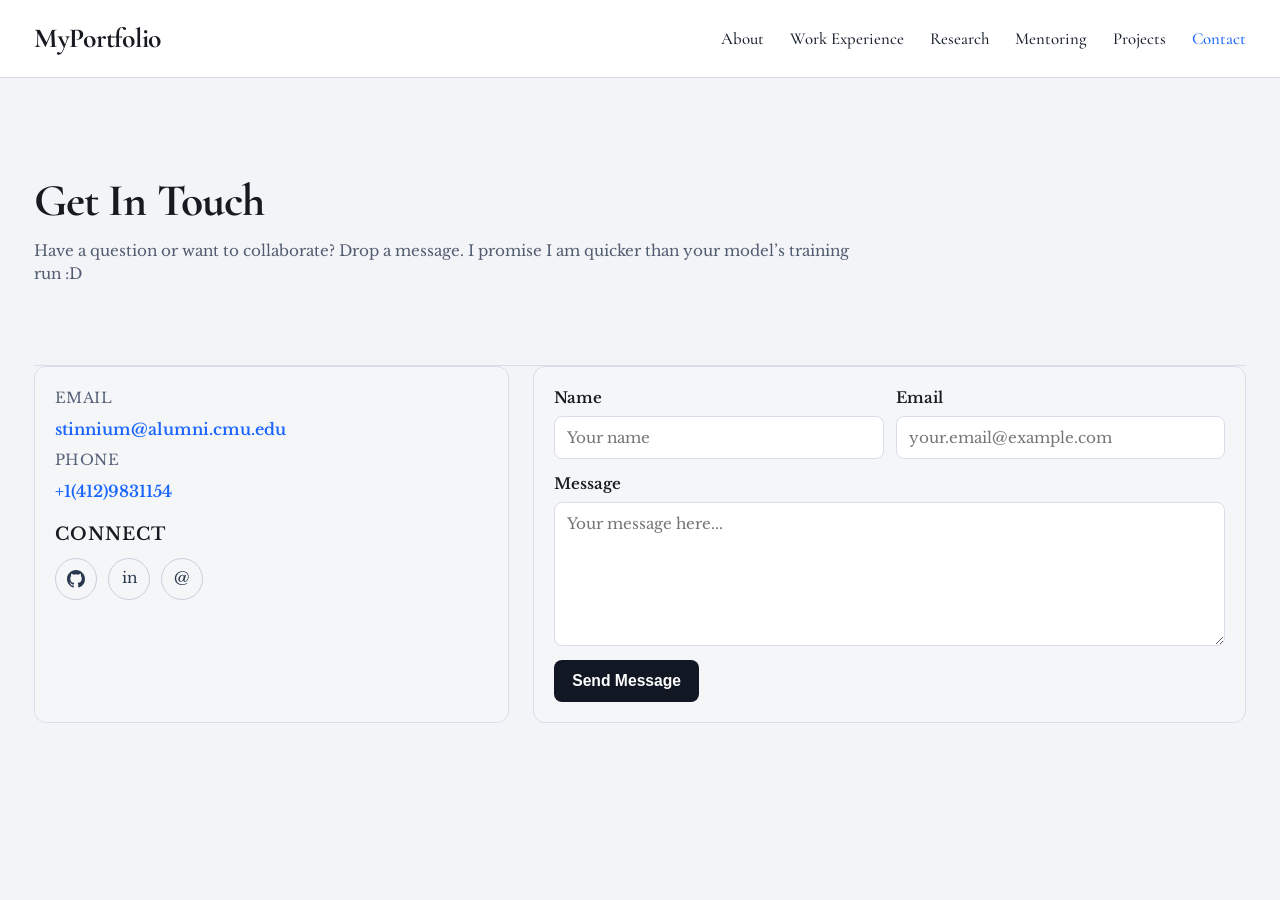
<file: contact.html>
<!DOCTYPE html>
<html lang="en">
  <head>
    <meta charset="UTF-8" />
    <meta name="viewport" content="width=device-width, initial-scale=1.0" />
    <title>MyPortfolio | Contact</title>
    <link rel="preconnect" href="https://fonts.googleapis.com" />
    <link rel="preconnect" href="https://fonts.gstatic.com" crossorigin />
    <link
      href="https://fonts.googleapis.com/css2?family=Cormorant+Garamond:wght@500;600;700&family=IBM+Plex+Mono:wght@400;500&family=Libre+Baskerville:wght@400;700&display=swap"
      rel="stylesheet"
    />
    <link rel="stylesheet" href="assets/styles.css" />
  </head>
  <body>
    <header class="site-header">
      <div class="header-inner">
        <a class="brand" href="index.html">MyPortfolio</a>
        <nav class="site-nav" aria-label="Primary">
          <a data-nav-link href="index.html">About</a>
          <a data-nav-link href="work-experience.html">Work Experience</a>
          <a data-nav-link href="research.html">Research</a>
          <a data-nav-link href="mentoring.html">Mentoring</a>
          <a data-nav-link href="projects.html">Projects</a>
          <a data-nav-link href="contact.html">Contact</a>
        </nav>
      </div>
    </header>

    <main class="page">
      <section class="hero compact reveal">
        <div>
          <h1>Get In Touch</h1>
          <p>
            Have a question or want to collaborate? Drop a message. I promise I am quicker than your
            model&rsquo;s training run :D
          </p>
        </div>
      </section>

      <section class="contact-layout reveal">
        <aside class="contact-panel">
          <div class="contact-list">
            <span>Email</span>
            <a href="mailto:stinnium@alumni.cmu.edu">stinnium@alumni.cmu.edu</a>
            <span>Phone</span>
            <a href="tel:+14129831154">+1(412)9831154</a>
          </div>

          <p class="eyebrow">Connect</p>
          <div class="icon-row">
            <a class="icon-link" href="https://github.com/trshwetha7" target="_blank" rel="noreferrer" aria-label="GitHub">
              <svg viewBox="0 0 16 16" aria-hidden="true">
                <path d="M8 0C3.58 0 0 3.58 0 8c0 3.54 2.29 6.53 5.47 7.59.4.07.55-.17.55-.38 0-.19-.01-.82-.01-1.49-2.01.37-2.53-.49-2.69-.94-.09-.23-.48-.94-.82-1.13-.28-.15-.68-.52-.01-.53.63-.01 1.08.58 1.23.82.72 1.21 1.87.87 2.33.66.07-.52.28-.87.5-1.07-1.78-.2-3.64-.89-3.64-3.95 0-.87.31-1.59.82-2.15-.08-.2-.36-1.01.08-2.11 0 0 .67-.21 2.2.82a7.65 7.65 0 0 1 4 0c1.53-1.04 2.2-.82 2.2-.82.44 1.1.16 1.91.08 2.11.51.56.82 1.27.82 2.15 0 3.07-1.87 3.75-3.65 3.95.29.25.54.73.54 1.48 0 1.07-.01 1.93-.01 2.2 0 .21.15.46.55.38A8.01 8.01 0 0 0 16 8c0-4.42-3.58-8-8-8z"></path>
              </svg>
            </a>
            <a class="icon-link" href="https://www.linkedin.com/in/shwetha-tinnium-raju/" target="_blank" rel="noreferrer" aria-label="LinkedIn">in</a>
            <a class="icon-link" href="mailto:stinnium@alumni.cmu.edu" aria-label="Email">@</a>
          </div>
        </aside>

        <section class="contact-panel">
          <form
            id="contactForm"
            class="contact-form"
            action="https://formsubmit.co/stinnium@alumni.cmu.edu"
            method="POST"
          >
            <input type="hidden" name="_subject" value="Portfolio Contact Message" />
            <input type="hidden" name="_captcha" value="false" />
            <input type="hidden" name="_template" value="table" />
            <div class="form-grid">
              <div class="field">
                <label for="name">Name</label>
                <input id="name" name="name" type="text" placeholder="Your name" required />
              </div>
              <div class="field">
                <label for="email">Email</label>
                <input id="email" name="email" type="email" placeholder="your.email@example.com" required />
              </div>
            </div>
            <div class="field">
              <label for="message">Message</label>
              <textarea id="message" name="message" placeholder="Your message here..." required></textarea>
            </div>
            <button class="btn" type="submit">Send Message</button>
          </form>
        </section>
      </section>
    </main>

    <script src="assets/main.js"></script>
  </body>
</html>
</file>
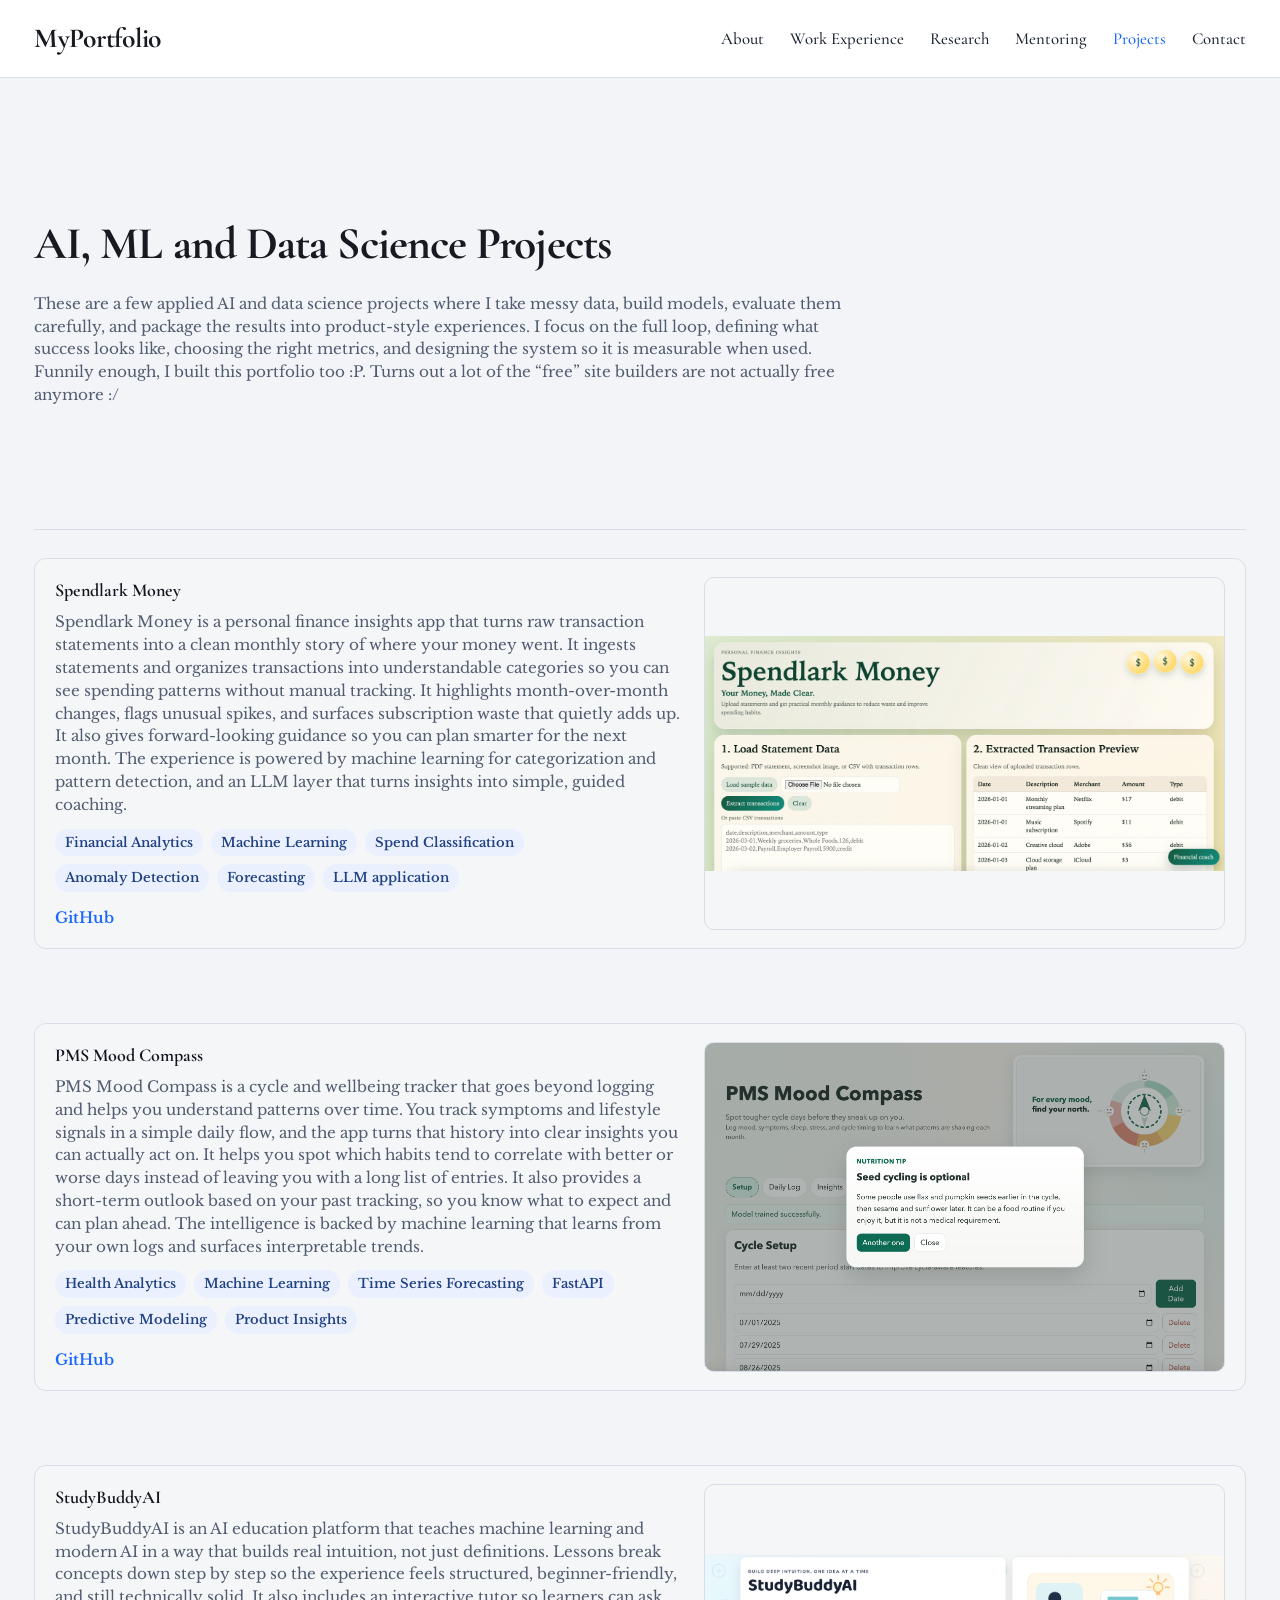
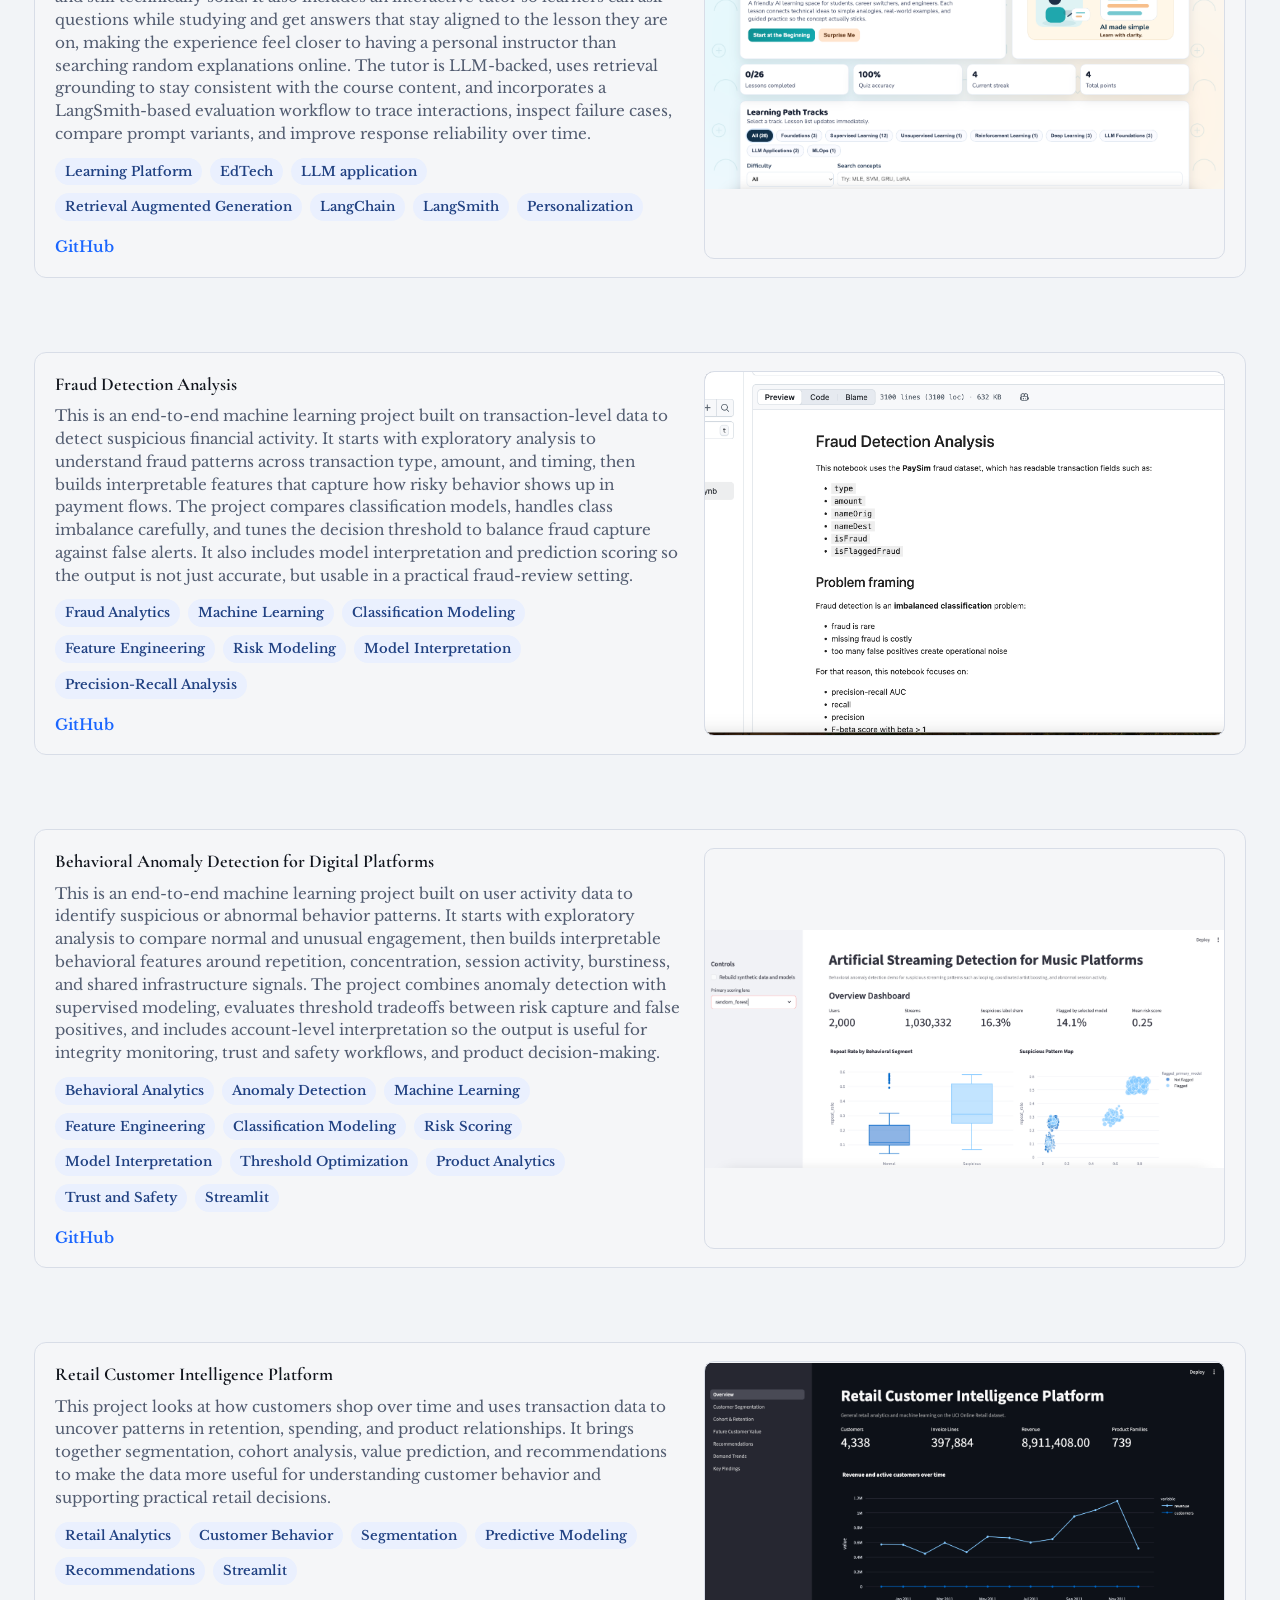
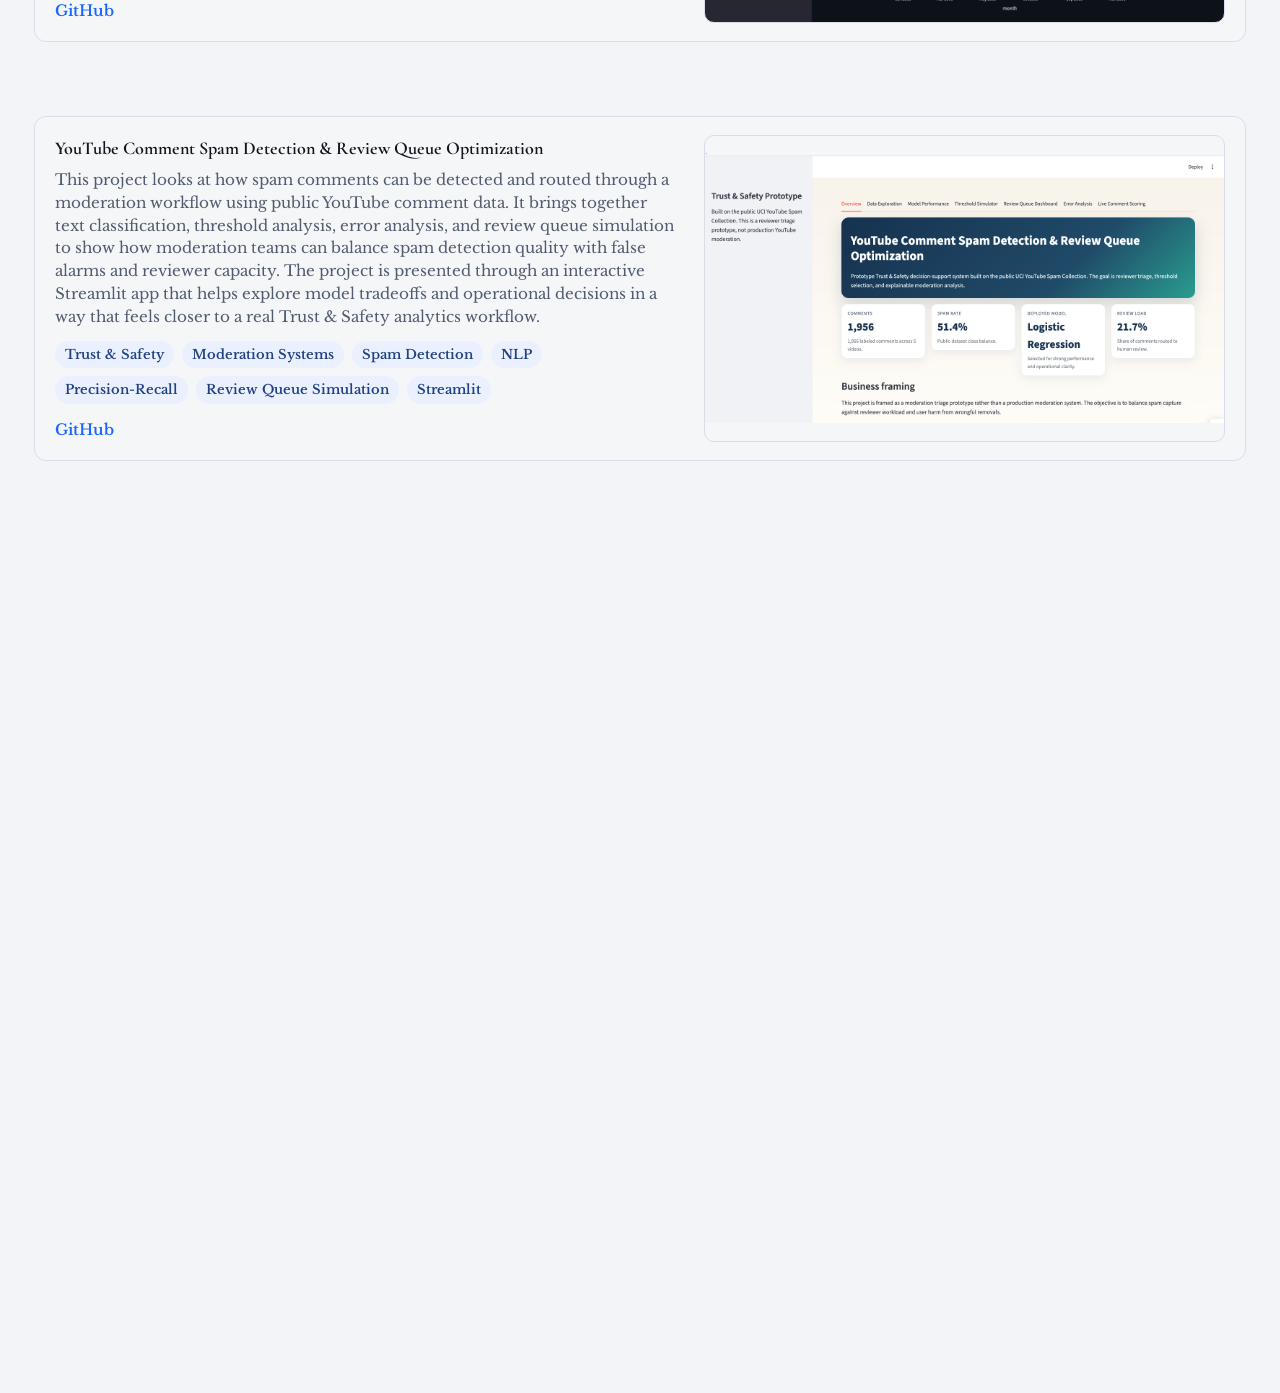
<file: projects.html>
<!DOCTYPE html>
<html lang="en">
  <head>
    <meta charset="UTF-8" />
    <meta name="viewport" content="width=device-width, initial-scale=1.0" />
    <title>MyPortfolio | Projects</title>
    <link rel="preconnect" href="https://fonts.googleapis.com" />
    <link rel="preconnect" href="https://fonts.gstatic.com" crossorigin />
    <link
      href="https://fonts.googleapis.com/css2?family=Cormorant+Garamond:wght@500;600;700&family=IBM+Plex+Mono:wght@400;500&family=Libre+Baskerville:wght@400;700&display=swap"
      rel="stylesheet"
    />
    <link rel="stylesheet" href="assets/styles.css" />
  </head>
  <body class="projects-page">
    <header class="site-header">
      <div class="header-inner">
        <a class="brand" href="index.html">MyPortfolio</a>
        <nav class="site-nav" aria-label="Primary">
          <a data-nav-link href="index.html">About</a>
          <a data-nav-link href="work-experience.html">Work Experience</a>
          <a data-nav-link href="research.html">Research</a>
          <a data-nav-link href="mentoring.html">Mentoring</a>
          <a data-nav-link href="projects.html">Projects</a>
          <a data-nav-link href="contact.html">Contact</a>
        </nav>
      </div>
    </header>

    <main class="page">
      <section class="hero compact reveal">
        <div>
          <h1>AI, ML and Data Science Projects</h1>
          <p>These are a few applied AI and data science projects where I take messy data, build models, evaluate them carefully, and package the results into product-style experiences. I focus on the full loop, defining what success looks like, choosing the right metrics, and designing the system so it is measurable when used. Funnily enough, I built this portfolio too :P. Turns out a lot of the &ldquo;free&rdquo; site builders are not actually free anymore :/</p>
        </div>
      </section>

      <section class="stack project-list reveal">
        <article class="card project-card">
          <div>
            <h3>Spendlark Money</h3>
            <p>
              Spendlark Money is a personal finance insights app that turns raw transaction statements
              into a clean monthly story of where your money went. It ingests statements and organizes
              transactions into understandable categories so you can see spending patterns without manual
              tracking. It highlights month-over-month changes, flags unusual spikes, and surfaces
              subscription waste that quietly adds up. It also gives forward-looking guidance so you can
              plan smarter for the next month. The experience is powered by machine learning for
              categorization and pattern detection, and an LLM layer that turns insights into simple,
              guided coaching.
            </p>
            <div class="chip-row">
              <span class="chip">Financial Analytics</span>
              <span class="chip">Machine Learning</span>
              <span class="chip">Spend Classification</span>
              <span class="chip">Anomaly Detection</span>
              <span class="chip">Forecasting</span>
              <span class="chip">LLM application</span>
            </div>
            <div class="project-actions">
              <a class="action-link" href="https://github.com/trshwetha7/Financial-Insights" target="_blank" rel="noreferrer">GitHub</a>
            </div>
          </div>
          <div class="project-media project-media-spendlark" role="img" aria-label="Spendlark Money screenshot"></div>
        </article>

        <article class="card project-card">
          <div>
            <h3>PMS Mood Compass</h3>
            <p>
              PMS Mood Compass is a cycle and wellbeing tracker that goes beyond logging and helps you
              understand patterns over time. You track symptoms and lifestyle signals in a simple daily
              flow, and the app turns that history into clear insights you can actually act on. It helps
              you spot which habits tend to correlate with better or worse days instead of leaving you
              with a long list of entries. It also provides a short-term outlook based on your past
              tracking, so you know what to expect and can plan ahead. The intelligence is backed by
              machine learning that learns from your own logs and surfaces interpretable trends.
            </p>
            <div class="chip-row">
              <span class="chip">Health Analytics</span>
              <span class="chip">Machine Learning</span>
              <span class="chip">Time Series Forecasting</span>
              <span class="chip">FastAPI</span>
              <span class="chip">Predictive Modeling</span>
              <span class="chip">Product Insights</span>
            </div>
            <div class="project-actions">
              <a class="action-link" href="https://github.com/trshwetha7/PMS-Mood-Tracker" target="_blank" rel="noreferrer">GitHub</a>
            </div>
          </div>
          <div class="project-media project-media-pms" role="img" aria-label="PMS Mood Compass screenshot"></div>
        </article>

        <article class="card project-card">
          <div>
            <h3>StudyBuddyAI</h3>
            <p>
              StudyBuddyAI is an AI education platform that teaches machine learning and modern AI in a
              way that builds real intuition, not just definitions. Lessons break concepts down step by
              step so the experience feels structured, beginner-friendly, and still technically solid. It
              also includes an interactive tutor so learners can ask questions while studying and get
              answers that stay aligned to the lesson they are on, making the experience feel closer to
              having a personal instructor than searching random explanations online. The tutor is
              LLM-backed, uses retrieval grounding to stay consistent with the course content, and
              incorporates a LangSmith-based evaluation workflow to trace interactions, inspect failure
              cases, compare prompt variants, and improve response reliability over time.
            </p>
            <div class="chip-row">
              <span class="chip">Learning Platform</span>
              <span class="chip">EdTech</span>
              <span class="chip">LLM application</span>
              <span class="chip">Retrieval Augmented Generation</span>
              <span class="chip">LangChain</span>
              <span class="chip">LangSmith</span>
              <span class="chip">Personalization</span>
            </div>
            <div class="project-actions">
              <a class="action-link" href="https://github.com/trshwetha7/Study-Buddy-AI" target="_blank" rel="noreferrer">GitHub</a>
            </div>
          </div>
          <div class="project-media project-media-studybuddy" role="img" aria-label="StudyBuddyAI screenshot"></div>
        </article>

        <article class="card project-card">
          <div>
            <h3>Fraud Detection Analysis</h3>
            <p>
              This is an end-to-end machine learning project built on transaction-level data to detect
              suspicious financial activity. It starts with exploratory analysis to understand fraud
              patterns across transaction type, amount, and timing, then builds interpretable features
              that capture how risky behavior shows up in payment flows. The project compares
              classification models, handles class imbalance carefully, and tunes the decision threshold
              to balance fraud capture against false alerts. It also includes model interpretation and
              prediction scoring so the output is not just accurate, but usable in a practical
              fraud-review setting.
            </p>
            <div class="chip-row">
              <span class="chip">Fraud Analytics</span>
              <span class="chip">Machine Learning</span>
              <span class="chip">Classification Modeling</span>
              <span class="chip">Feature Engineering</span>
              <span class="chip">Risk Modeling</span>
              <span class="chip">Model Interpretation</span>
              <span class="chip">Precision-Recall Analysis</span>
            </div>
            <div class="project-actions">
              <a class="action-link" href="https://github.com/trshwetha7/Fraud-Detection" target="_blank" rel="noreferrer">GitHub</a>
            </div>
          </div>
          <div class="project-media project-media-fraud" role="img" aria-label="Fraud Detection Analysis screenshot"></div>
        </article>

        <article class="card project-card">
          <div>
            <h3>Behavioral Anomaly Detection for Digital Platforms</h3>
            <p>
              This is an end-to-end machine learning project built on user activity data to identify
              suspicious or abnormal behavior patterns. It starts with exploratory analysis to compare
              normal and unusual engagement, then builds interpretable behavioral features around
              repetition, concentration, session activity, burstiness, and shared infrastructure signals.
              The project combines anomaly detection with supervised modeling, evaluates threshold
              tradeoffs between risk capture and false positives, and includes account-level interpretation
              so the output is useful for integrity monitoring, trust and safety workflows, and product
              decision-making.
            </p>
            <div class="chip-row">
              <span class="chip">Behavioral Analytics</span>
              <span class="chip">Anomaly Detection</span>
              <span class="chip">Machine Learning</span>
              <span class="chip">Feature Engineering</span>
              <span class="chip">Classification Modeling</span>
              <span class="chip">Risk Scoring</span>
              <span class="chip">Model Interpretation</span>
              <span class="chip">Threshold Optimization</span>
              <span class="chip">Product Analytics</span>
              <span class="chip">Trust and Safety</span>
              <span class="chip">Streamlit</span>
            </div>
            <div class="project-actions">
              <a class="action-link" href="https://github.com/trshwetha7/Spotify-Streaming-Integrity" target="_blank" rel="noreferrer">GitHub</a>
            </div>
          </div>
          <div class="project-media project-media-spotify" role="img" aria-label="Behavioral anomaly detection screenshot"></div>
        </article>

        <article class="card project-card">
          <div>
            <h3>Retail Customer Intelligence Platform</h3>
            <p>
              This project looks at how customers shop over time and uses transaction data to uncover
              patterns in retention, spending, and product relationships. It brings together segmentation,
              cohort analysis, value prediction, and recommendations to make the data more useful for
              understanding customer behavior and supporting practical retail decisions.
            </p>
            <div class="chip-row">
              <span class="chip">Retail Analytics</span>
              <span class="chip">Customer Behavior</span>
              <span class="chip">Segmentation</span>
              <span class="chip">Predictive Modeling</span>
              <span class="chip">Recommendations</span>
              <span class="chip">Streamlit</span>
            </div>
            <div class="project-actions">
              <a class="action-link" href="https://github.com/trshwetha7/Retail-Customer-Intelligence-Platform" target="_blank" rel="noreferrer">GitHub</a>
            </div>
          </div>
          <div class="project-media project-media-retail" role="img" aria-label="Retail customer intelligence screenshot"></div>
        </article>

        <article class="card project-card">
          <div>
            <h3>YouTube Comment Spam Detection &amp; Review Queue Optimization</h3>
            <p>
              This project looks at how spam comments can be detected and routed through a moderation
              workflow using public YouTube comment data. It brings together text classification,
              threshold analysis, error analysis, and review queue simulation to show how moderation teams
              can balance spam detection quality with false alarms and reviewer capacity. The project is
              presented through an interactive Streamlit app that helps explore model tradeoffs and
              operational decisions in a way that feels closer to a real Trust &amp; Safety analytics
              workflow.
            </p>
            <div class="chip-row">
              <span class="chip">Trust &amp; Safety</span>
              <span class="chip">Moderation Systems</span>
              <span class="chip">Spam Detection</span>
              <span class="chip">NLP</span>
              <span class="chip">Precision-Recall</span>
              <span class="chip">Review Queue Simulation</span>
              <span class="chip">Streamlit</span>
            </div>
            <div class="project-actions">
              <a class="action-link" href="https://github.com/trshwetha7/YouTube-Comment-Spam-Detection-Review-Queue-Optimization" target="_blank" rel="noreferrer">GitHub</a>
            </div>
          </div>
          <div class="project-media project-media-youtube" role="img" aria-label="YouTube spam detection screenshot"></div>
        </article>

        <article class="card project-card">
          <div>
            <h3>SQL Sprint</h3>
            <p>
              SQL Sprint is a realistic SQL interview practice platform designed to mirror real screening
              rounds. It uses business-style datasets across domains so the questions feel like what
              companies actually ask. Your queries are evaluated using real query outputs, which keeps
              scoring objective and repeatable. The platform also explains mistakes clearly so you learn
              the patterns behind the problems, not just the final answer. It includes an LLM-based
              helper to guide debugging and reasoning while keeping the evaluation grounded in SQL
              correctness.
            </p>
            <div class="chip-row">
              <span class="chip">SQL</span>
              <span class="chip">LangChain</span>
              <span class="chip">Data Evaluation</span>
              <span class="chip">Full-Stack Web App</span>
              <span class="chip">Evaluation Frameworks</span>
            </div>
            <div class="project-actions">
              <a class="action-link" href="https://github.com/trshwetha7/SQL-Builder" target="_blank" rel="noreferrer">GitHub</a>
            </div>
          </div>
          <div class="project-media project-media-sqlsprint" role="img" aria-label="SQL Sprint screenshot"></div>
        </article>

        <article class="card project-card">
          <div>
            <h3>GlowKind</h3>
            <p>
              GlowKind is an AI-assisted beauty product search and comparison app that makes clean
              shopping feel simple instead of overwhelming. You can search a product and immediately see
              ingredient and packaging signals explained in plain language. It highlights ingredient
              watch-outs, summarizes safety and sustainability signals, and makes it easier to compare
              products within the same category. It also recommends cleaner alternatives that are actually
              relevant to what you are shopping for. The scoring is backed by machine learning so product
              comparisons stay consistent rather than relying on vague marketing claims.
            </p>
            <div class="chip-row">
              <span class="chip">Consumer Product</span>
              <span class="chip">Sustainability</span>
              <span class="chip">Machine Learning</span>
              <span class="chip">Search</span>
              <span class="chip">Recommendations</span>
              <span class="chip">Ranking and Scoring</span>
            </div>
            <div class="project-actions">
              <a class="action-link" href="https://github.com/trshwetha7/Product-Comparison" target="_blank" rel="noreferrer">GitHub</a>
            </div>
          </div>
          <div class="project-media project-media-glowkind" role="img" aria-label="GlowKind screenshot"></div>
        </article>
      </section>
    </main>

    <script src="assets/main.js"></script>
  </body>
</html>
</file>
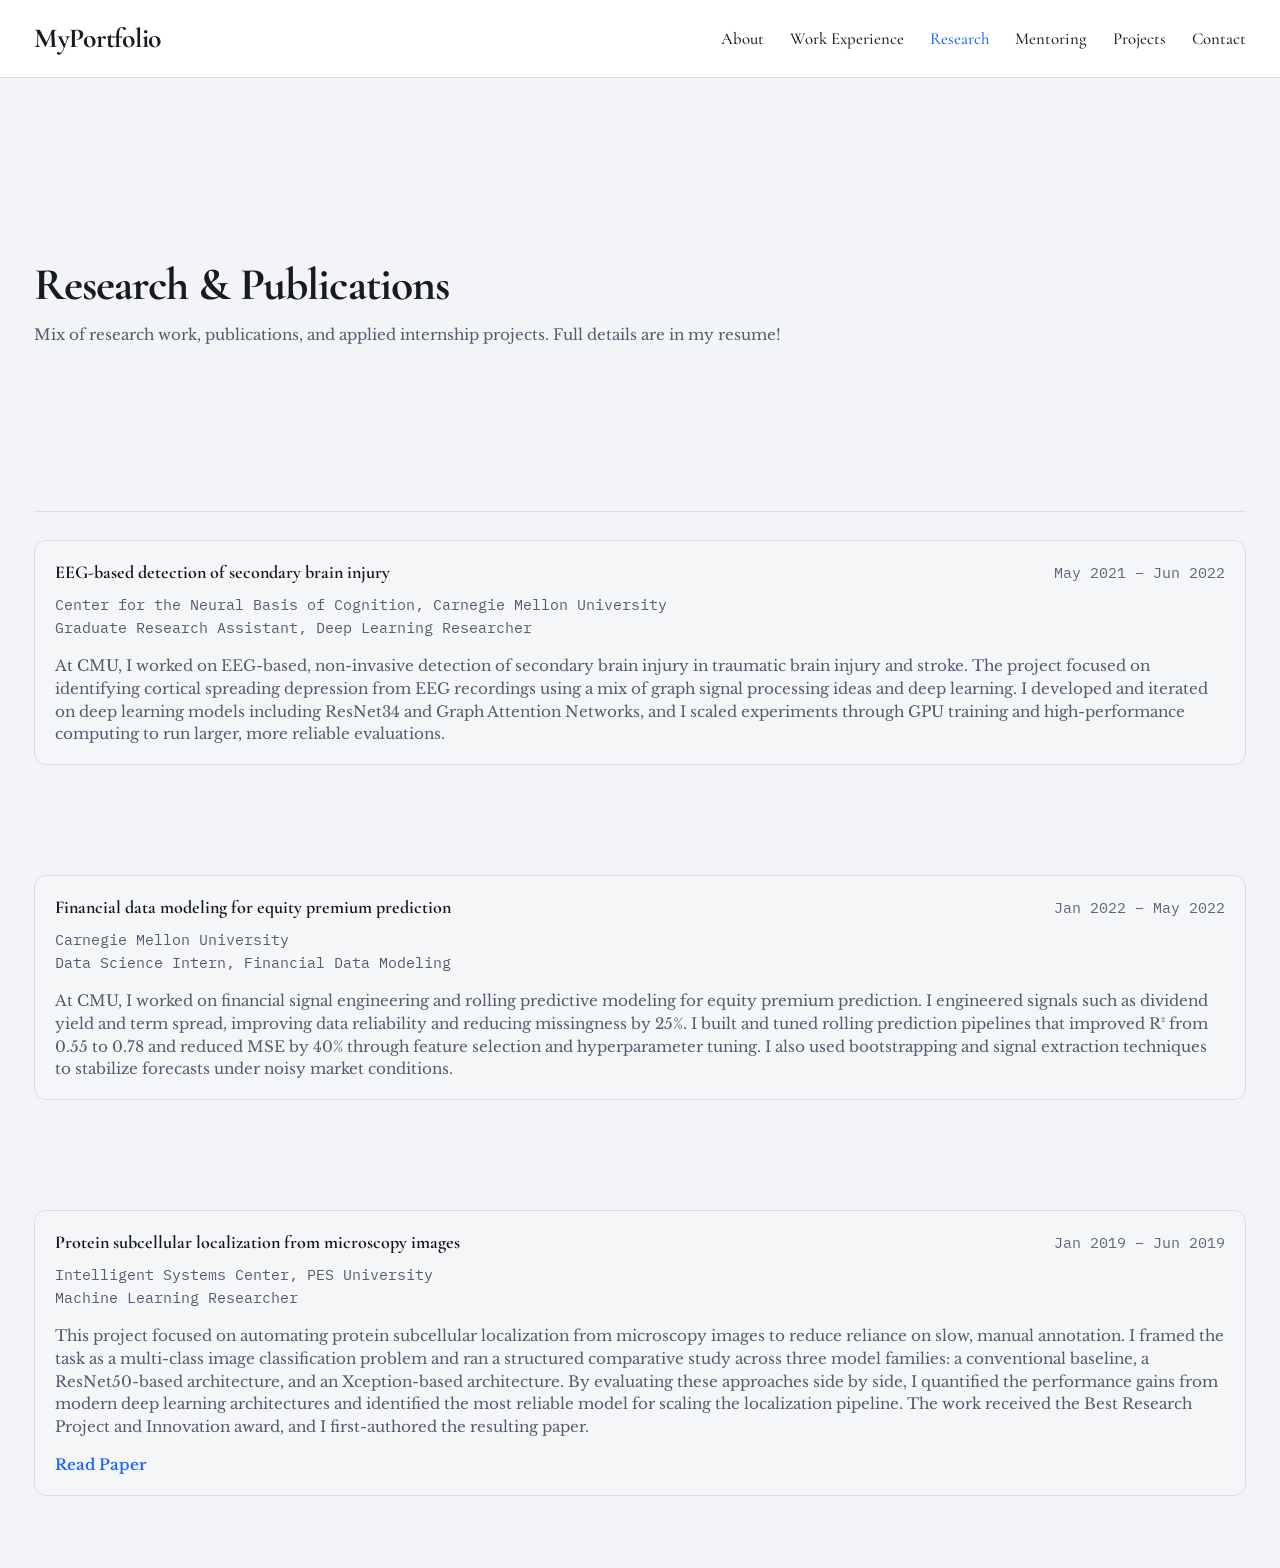
<file: research.html>
<!DOCTYPE html>
<html lang="en">
  <head>
    <meta charset="UTF-8" />
    <meta name="viewport" content="width=device-width, initial-scale=1.0" />
    <title>MyPortfolio | Research</title>
    <link rel="preconnect" href="https://fonts.googleapis.com" />
    <link rel="preconnect" href="https://fonts.gstatic.com" crossorigin />
    <link
      href="https://fonts.googleapis.com/css2?family=Cormorant+Garamond:wght@500;600;700&family=IBM+Plex+Mono:wght@400;500&family=Libre+Baskerville:wght@400;700&display=swap"
      rel="stylesheet"
    />
    <link rel="stylesheet" href="assets/styles.css" />
  </head>
  <body class="research-page">
    <header class="site-header">
      <div class="header-inner">
        <a class="brand" href="index.html">MyPortfolio</a>
        <nav class="site-nav" aria-label="Primary">
          <a data-nav-link href="index.html">About</a>
          <a data-nav-link href="work-experience.html">Work Experience</a>
          <a data-nav-link href="research.html">Research</a>
          <a data-nav-link href="mentoring.html">Mentoring</a>
          <a data-nav-link href="projects.html">Projects</a>
          <a data-nav-link href="contact.html">Contact</a>
        </nav>
      </div>
    </header>

    <main class="page">
      <section class="hero compact reveal">
        <div>
          <h1>Research &amp; Publications</h1>
          <p>Mix of research work, publications, and applied internship projects. Full details are in my resume!</p>
        </div>
      </section>

      <section class="card-grid research-list reveal">
        <article class="card">
          <div class="timeline-head">
            <h3>EEG-based detection of secondary brain injury</h3>
            <span class="timeline-date">May 2021 &ndash; Jun 2022</span>
          </div>
          <p class="publication-line">Center for the Neural Basis of Cognition, Carnegie Mellon University</p>
          <p class="publication-line">Graduate Research Assistant, Deep Learning Researcher</p>
          <p class="research-overview">
            At CMU, I worked on EEG-based, non-invasive detection of secondary brain injury in traumatic
            brain injury and stroke. The project focused on identifying cortical spreading depression from
            EEG recordings using a mix of graph signal processing ideas and deep learning. I developed and
            iterated on deep learning models including ResNet34 and Graph Attention Networks, and I scaled
            experiments through GPU training and high-performance computing to run larger, more reliable
            evaluations.
          </p>
        </article>

        <article class="card">
          <div class="timeline-head">
            <h3>Financial data modeling for equity premium prediction</h3>
            <span class="timeline-date">Jan 2022 &ndash; May 2022</span>
          </div>
          <p class="publication-line">Carnegie Mellon University</p>
          <p class="publication-line">Data Science Intern, Financial Data Modeling</p>
          <p class="research-overview">
            At CMU, I worked on financial signal engineering and rolling predictive modeling for equity
            premium prediction. I engineered signals such as dividend yield and term spread, improving
            data reliability and reducing missingness by 25%. I built and tuned rolling prediction
            pipelines that improved R² from 0.55 to 0.78 and reduced MSE by 40% through feature
            selection and hyperparameter tuning. I also used bootstrapping and signal extraction
            techniques to stabilize forecasts under noisy market conditions.
          </p>
        </article>

        <article class="card">
          <div class="timeline-head">
            <h3>Protein subcellular localization from microscopy images</h3>
            <span class="timeline-date">Jan 2019 &ndash; Jun 2019</span>
          </div>
          <p class="publication-line">Intelligent Systems Center, PES University</p>
          <p class="publication-line">Machine Learning Researcher</p>
          <p class="research-overview">
            This project focused on automating protein subcellular localization from microscopy images to
            reduce reliance on slow, manual annotation. I framed the task as a multi-class image
            classification problem and ran a structured comparative study across three model families: a
            conventional baseline, a ResNet50-based architecture, and an Xception-based architecture. By
            evaluating these approaches side by side, I quantified the performance gains from modern deep
            learning architectures and identified the most reliable model for scaling the localization
            pipeline. The work received the Best Research Project and Innovation award, and I
            first-authored the resulting paper.
          </p>
          <div class="project-actions">
            <a class="action-link" href="https://ieeexplore.ieee.org/document/9030333" target="_blank" rel="noreferrer">Read Paper</a>
          </div>
        </article>
      </section>
    </main>

    <script src="assets/main.js"></script>
  </body>
</html>
</file>
<file: assets/styles.css>
:root {
  --bg: #f2f4f7;
  --surface: #f5f6f8;
  --header: #ffffff;
  --text: #171a21;
  --muted: #525c70;
  --line: #d8dde7;
  --accent: #1a66ff;
  --radius: 12px;
  --max-width: 1320px;
}

* {
  box-sizing: border-box;
}

html,
body {
  margin: 0;
  padding: 0;
}

body {
  font-family: "Libre Baskerville", Georgia, serif;
  font-size: 1.03rem;
  color: var(--text);
  background: var(--bg);
  line-height: 1.5;
}

a {
  color: inherit;
  text-decoration: none;
}

.site-header {
  position: sticky;
  top: 0;
  z-index: 40;
  border-bottom: 1px solid var(--line);
  background: rgba(255, 255, 255, 0.94);
  backdrop-filter: blur(6px);
}

.header-inner {
  max-width: var(--max-width);
  margin: 0 auto;
  padding: 18px 34px;
  display: flex;
  align-items: center;
  justify-content: space-between;
  gap: 22px;
}

.brand {
  font-family: "Cormorant Garamond", "Times New Roman", serif;
  font-size: 1.82rem;
  font-weight: 700;
  letter-spacing: -0.01em;
}

.site-nav {
  display: flex;
  align-items: center;
  gap: 26px;
  flex-wrap: wrap;
}

.site-nav a {
  font-family: "Cormorant Garamond", "Times New Roman", serif;
  font-size: 1.16rem;
  font-weight: 500;
  color: #1c2431;
  transition: color 0.2s ease;
  white-space: nowrap;
}

.site-nav a:hover,
.site-nav a.active {
  color: var(--accent);
}

.page {
  max-width: var(--max-width);
  margin: 0 auto;
  padding: 38px 34px 72px;
}

.hero {
  display: grid;
  grid-template-columns: minmax(0, 1.75fr) minmax(220px, 0.7fr);
  gap: 36px;
  align-items: start;
  border-bottom: 1px solid var(--line);
  padding: 16px 0 36px;
  margin-bottom: 0;
}

.home-page .hero {
  min-height: clamp(520px, calc(100vh - 220px), 680px);
  align-content: center;
  padding-bottom: 32px;
}

.hero.compact {
  min-height: 250px;
  align-content: center;
}

.hero h1,
.section-title {
  margin: 0 0 14px;
  font-family: "Cormorant Garamond", "Times New Roman", serif;
  font-size: clamp(2.12rem, 3.55vw, 2.95rem);
  font-weight: 700;
  line-height: 1.1;
  letter-spacing: -0.02em;
}

.hero p {
  margin: 0;
  max-width: 980px;
  color: var(--muted);
  font-size: 0.95rem;
}

.home-page .hero h1 {
  margin-bottom: 30px;
}

.about-copy p + p {
  margin-top: 18px;
}

.stack {
  justify-self: end;
  padding-top: 56px;
}

.profile-photo-card {
  margin-bottom: 16px;
}

.profile-photo {
  width: min(220px, 32vw);
  aspect-ratio: 3 / 4;
  object-fit: cover;
  object-position: center;
  border-radius: 12px;
  border: 1px solid var(--line);
  display: block;
  background: #dfe4ec;
}

.connect-card {
  padding: 0;
}

.eyebrow {
  margin: 0 0 10px;
  font-size: 1.1rem;
  text-transform: uppercase;
  letter-spacing: 0.06em;
  font-weight: 600;
}

.icon-row {
  display: flex;
  align-items: center;
  gap: 11px;
}

.icon-link {
  width: 42px;
  height: 42px;
  border: 1px solid #c9cfdb;
  border-radius: 999px;
  display: inline-flex;
  align-items: center;
  justify-content: center;
  font-size: 0.95rem;
  color: #29384f;
  background: transparent;
  transition: border-color 0.2s ease, color 0.2s ease;
}

.icon-link svg {
  width: 18px;
  height: 18px;
  fill: currentColor;
}

.entry-heading {
  display: inline-flex;
  align-items: center;
  gap: 10px;
}

.entry-logo {
  width: 22px;
  height: 22px;
  object-fit: contain;
  flex-shrink: 0;
  border-radius: 4px;
}

.icon-link:hover {
  color: var(--accent);
  border-color: var(--accent);
}

.section {
  margin-top: 56px;
}

#education.section {
  margin-top: 26px;
}

#expertise.section {
  margin-top: 72px;
}

.section h2 {
  margin: 0 0 18px;
  font-family: "Cormorant Garamond", "Times New Roman", serif;
  font-size: clamp(2.02rem, 3.15vw, 2.72rem);
  font-weight: 700;
  line-height: 1.12;
  letter-spacing: -0.015em;
}

.card-grid {
  display: grid;
  gap: 18px;
}

.card-grid.two {
  grid-template-columns: repeat(2, minmax(0, 1fr));
}

.card-grid.three {
  grid-template-columns: repeat(3, minmax(0, 1fr));
}

.card-grid.mentoring-list {
  gap: 42px;
}

.mentoring-page .hero.compact {
  min-height: 42vh;
}

.mentoring-page .mentoring-list {
  margin-top: 26px;
  gap: 72px;
}

.mentoring-page .mentoring-list .card {
  padding: 24px 26px;
}

.mentoring-page .mentoring-list .card h3 {
  font-size: 1.28rem;
}

.mentoring-page .mentoring-list .card p {
  font-size: 1.03rem;
  line-height: 1.65;
}

.mentoring-page .timeline-date {
  font-size: 1.02rem;
}

.research-page .hero.compact {
  min-height: 44vh;
}

.research-page .research-list {
  margin-top: 28px;
  gap: 110px;
}

.projects-page .hero.compact {
  min-height: 46vh;
}

.projects-page .hero h1 {
  margin-bottom: 24px;
}

.projects-page .project-list {
  display: grid;
  gap: 74px;
  margin-top: 28px;
  padding-top: 0;
}

.card {
  border: 1px solid var(--line);
  border-radius: var(--radius);
  padding: 18px 20px;
  background: var(--surface);
}

.card h3 {
  margin: 0 0 8px;
  font-family: "Cormorant Garamond", "Times New Roman", serif;
  font-size: 1.13rem;
  font-weight: 650;
  line-height: 1.45;
  color: #11151d;
}

.card p {
  margin: 0;
  color: var(--muted);
  font-size: 0.95rem;
  line-height: 1.5;
}

.meta {
  margin-top: 20px;
  padding-top: 16px;
  border-top: 1px solid var(--line);
  font-size: 0.98rem;
  line-height: 1.55;
}

.meta strong {
  color: #2d3c56;
}

#expertise .card {
  padding: 16px 18px;
}

#expertise .card h3 {
  font-weight: 700;
  color: #0d1118;
}

#expertise .card p:first-of-type {
  margin-bottom: 14px;
}

#education .card > p:not(.meta) {
  margin-bottom: 8px;
}

#education .card .degree {
  margin-bottom: 8px;
  font-weight: 600;
  color: #2b364b;
  font-size: 0.93rem;
}

#education .card .specialization {
  margin: 0 0 10px;
  color: #5a657c;
  font-size: 0.9rem;
}

#education .card .meta {
  margin-top: 20px;
  padding-top: 18px;
  font-size: 0.9rem;
}

#expertise .meta {
  margin-top: 20px;
  padding-top: 18px;
  font-family: "IBM Plex Mono", "SFMono-Regular", Menlo, monospace;
  font-size: 0.88rem;
  letter-spacing: 0.01em;
  line-height: 1.7;
}

#expertise .meta strong {
  font-family: "IBM Plex Mono", "SFMono-Regular", Menlo, monospace;
  font-size: 0.95rem;
  font-weight: 700;
  letter-spacing: 0;
  vertical-align: baseline;
}

.chip-row {
  margin-top: 12px;
  display: flex;
  flex-wrap: wrap;
  gap: 8px;
}

.chip {
  border-radius: 999px;
  padding: 4px 10px;
  font-size: 0.82rem;
  font-weight: 600;
  background: #eaf0fe;
  color: #204182;
}

.timeline {
  margin: 0;
  padding: 0;
  list-style: none;
  position: relative;
}

.timeline::before {
  content: "";
  position: absolute;
  top: 6px;
  bottom: 6px;
  left: 7px;
  width: 2px;
  background: var(--line);
}

.timeline-item {
  position: relative;
  padding-left: 38px;
  margin-bottom: 30px;
}

.timeline-item::before {
  content: "";
  position: absolute;
  top: 7px;
  left: 0;
  width: 14px;
  height: 14px;
  border: 2px solid #7b8598;
  border-radius: 50%;
  background: #fff;
}

.timeline-head {
  display: flex;
  align-items: baseline;
  justify-content: space-between;
  gap: 14px;
  flex-wrap: wrap;
}

.timeline-title {
  margin: 0;
  font-family: "Cormorant Garamond", "Times New Roman", serif;
  font-size: 1.72rem;
  font-weight: 700;
  line-height: 1.2;
  letter-spacing: -0.01em;
}

.timeline-date {
  font-family: "IBM Plex Mono", "SFMono-Regular", Menlo, monospace;
  font-size: 0.95rem;
  color: #5b667b;
}

.timeline-org {
  margin: 3px 0 7px;
  font-size: 1.3rem;
}

.timeline-location {
  margin: 0;
  font-family: "IBM Plex Mono", "SFMono-Regular", Menlo, monospace;
  font-size: 0.95rem;
  color: #5b667b;
}

.timeline-desc {
  margin: 10px 0 0;
  color: var(--muted);
  font-size: 0.93rem;
  max-width: 980px;
}

.work-page .timeline {
  margin-top: 16px;
}

.work-page .timeline::before {
  top: 12px;
}

.work-page .timeline-head {
  margin-bottom: 6px;
}

.work-page .timeline-item {
  margin-bottom: 46px;
}

.project-card {
  display: grid;
  grid-template-columns: minmax(0, 1.2fr) minmax(280px, 1fr);
  gap: 24px;
}

.project-media {
  min-height: 260px;
  border-radius: 10px;
  border: 1px solid var(--line);
  background:
    radial-gradient(circle at 82% 30%, rgba(17, 98, 255, 0.26), transparent 36%),
    radial-gradient(circle at 20% 80%, rgba(13, 170, 120, 0.16), transparent 32%),
    linear-gradient(135deg, #1d2533, #2a3d5d);
  background-position: center;
  background-repeat: no-repeat;
  background-size: cover;
}

.project-media-spendlark {
  background-image: url("project-images/SpendLark.png");
  background-size: contain;
  background-position: center;
  background-repeat: no-repeat;
  background-color: var(--surface);
}

.project-media-pms {
  background-image:
    url("project-images/PMSMoodCompass.png"),
    radial-gradient(circle at 82% 30%, rgba(17, 98, 255, 0.26), transparent 36%),
    radial-gradient(circle at 20% 80%, rgba(13, 170, 120, 0.16), transparent 32%),
    linear-gradient(135deg, #1d2533, #2a3d5d);
}

.project-media-studybuddy {
  background-image: url("project-images/StudyBuddyAI.png");
  background-size: contain;
  background-position: center;
  background-repeat: no-repeat;
  background-color: var(--surface);
}

.project-media-fraud {
  background-image:
    url("project-images/FraudDetection.png"),
    radial-gradient(circle at 82% 30%, rgba(17, 98, 255, 0.26), transparent 36%),
    radial-gradient(circle at 20% 80%, rgba(13, 170, 120, 0.16), transparent 32%),
    linear-gradient(135deg, #1d2533, #2a3d5d);
}

.project-media-spotify {
  background-image: url("project-images/Spotify.png");
  background-size: contain;
  background-position: center;
  background-repeat: no-repeat;
  background-color: var(--surface);
}

.project-media-retail {
  background-image: url("project-images/Retail-Customer.png");
  background-size: contain;
  background-position: center;
  background-repeat: no-repeat;
  background-color: var(--surface);
}

.project-media-youtube {
  background-image: url("project-images/Youtube.png");
  background-size: contain;
  background-position: center;
  background-repeat: no-repeat;
  background-color: var(--surface);
}

.project-media-sqlsprint {
  background-image:
    url("project-images/SQLSprint.png"),
    radial-gradient(circle at 82% 30%, rgba(17, 98, 255, 0.26), transparent 36%),
    radial-gradient(circle at 20% 80%, rgba(13, 170, 120, 0.16), transparent 32%),
    linear-gradient(135deg, #1d2533, #2a3d5d);
}

.project-media-glowkind {
  background-image:
    url("project-images/GlowKind.png"),
    radial-gradient(circle at 82% 30%, rgba(17, 98, 255, 0.26), transparent 36%),
    radial-gradient(circle at 20% 80%, rgba(13, 170, 120, 0.16), transparent 32%),
    linear-gradient(135deg, #1d2533, #2a3d5d);
}

.project-actions {
  display: flex;
  gap: 14px;
  margin-top: 15px;
}

.action-link {
  color: var(--accent);
  font-weight: 600;
  font-size: 0.95rem;
}

.recommendation-links {
  display: grid;
  gap: 10px;
}

.recommendation-links .action-link {
  width: fit-content;
}

.publication-line {
  margin: 8px 0 0;
  font-family: "IBM Plex Mono", "SFMono-Regular", Menlo, monospace;
  color: #5b667b;
  font-size: 0.88rem;
}

.research-overview {
  margin-top: 16px !important;
}

.contact-layout {
  display: grid;
  grid-template-columns: minmax(260px, 0.8fr) minmax(0, 1.2fr);
  gap: 24px;
}

.contact-panel {
  border: 1px solid var(--line);
  border-radius: var(--radius);
  background: var(--surface);
  padding: 20px;
}

.contact-list {
  display: grid;
  gap: 8px;
  margin-bottom: 18px;
}

.contact-list span {
  color: #576179;
  font-size: 0.92rem;
  text-transform: uppercase;
  letter-spacing: 0.03em;
}

.contact-list a {
  font-size: 1rem;
  color: var(--accent);
  font-weight: 600;
}

.contact-form {
  display: grid;
  gap: 14px;
}

.form-grid {
  display: grid;
  grid-template-columns: 1fr 1fr;
  gap: 12px;
}

.field {
  display: grid;
  gap: 6px;
}

.field label {
  font-weight: 600;
  font-size: 0.95rem;
}

.field input,
.field textarea {
  width: 100%;
  border-radius: 8px;
  border: 1px solid var(--line);
  padding: 11px 12px;
  font-size: 0.95rem;
  font-family: inherit;
  color: var(--text);
  background: #fff;
}

.field textarea {
  min-height: 144px;
  resize: vertical;
}

.btn {
  border: 0;
  border-radius: 8px;
  background: #111723;
  color: #fff;
  font-size: 0.98rem;
  font-weight: 600;
  padding: 12px 18px;
  width: fit-content;
  cursor: pointer;
}

.btn:hover {
  background: #1d293d;
}

.reveal {
  opacity: 0;
  transform: translateY(40px) scale(0.985);
  filter: blur(5px);
  transition:
    opacity 0.9s cubic-bezier(0.22, 1, 0.36, 1),
    transform 0.9s cubic-bezier(0.22, 1, 0.36, 1),
    filter 0.8s cubic-bezier(0.22, 1, 0.36, 1);
  transition-delay: var(--reveal-delay, 0s);
}

.reveal.is-visible {
  opacity: 1;
  transform: translateY(0) scale(1);
  filter: blur(0);
}

.home-page .hero .reveal {
  transition-delay: 0.05s;
}

@media (max-width: 1300px) {
  .brand {
    font-size: 1.72rem;
  }

  .site-nav a {
    font-size: 1.05rem;
  }
}

@media (max-width: 980px) {
  .header-inner {
    padding: 14px 16px;
  }

  .site-nav {
    gap: 12px;
  }

  .site-nav a {
    font-size: 1rem;
  }

  .page {
    padding: 24px 16px 48px;
  }

  .hero,
  .contact-layout,
  .project-card {
    grid-template-columns: 1fr;
  }

  .hero {
    gap: 18px;
    padding-bottom: 34px;
    margin-bottom: 30px;
  }

  .home-page .hero {
    min-height: auto;
    padding-bottom: 34px;
  }

  .mentoring-page .hero.compact {
    min-height: auto;
  }

  .mentoring-page .mentoring-list {
    margin-top: 18px;
    gap: 44px;
  }

  .research-page .hero.compact {
    min-height: auto;
  }

  .research-page .research-list {
    margin-top: 18px;
    gap: 46px;
  }

  .projects-page .hero.compact {
    min-height: auto;
  }

  .projects-page .project-list {
    margin-top: 18px;
    gap: 40px;
  }

  #education.section,
  #expertise.section {
    margin-top: 44px;
  }

  .stack {
    justify-self: start;
    padding-top: 0;
  }

  .profile-photo {
    width: min(210px, 52vw);
  }

  .card-grid.two,
  .card-grid.three,
  .form-grid {
    grid-template-columns: 1fr;
  }
}
</file>
